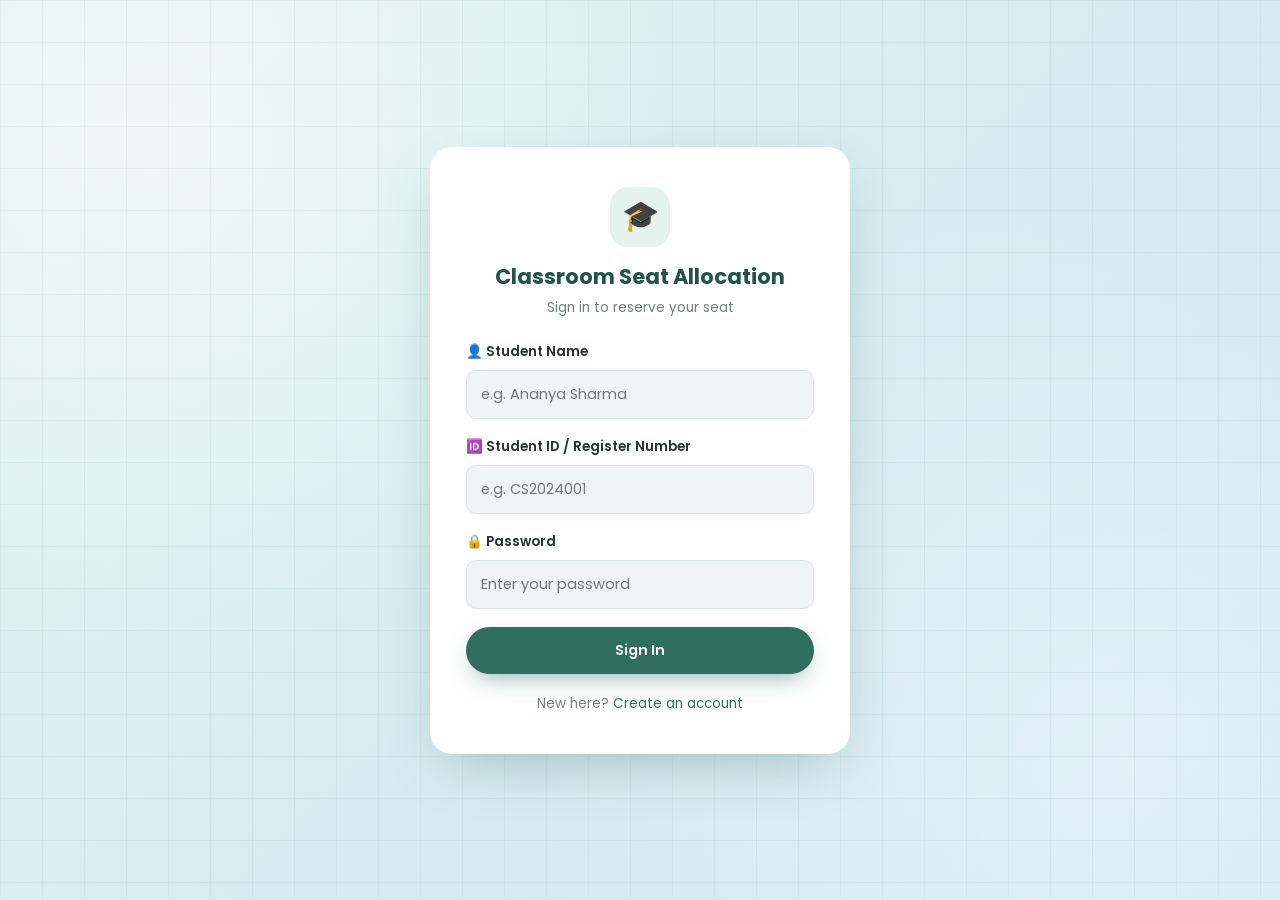
<file: frontend/index.html>
<!DOCTYPE html>
<html lang="en">
<head>
<meta charset="UTF-8">
<title>Classroom Seat Allocation System</title>
<script src="js/api.js"></script>
</head>
<body>
<script>
  // Simple entry point: send logged-in students to the dashboard, everyone else to login.
  window.location.href = session.get() ? 'dashboard.html' : 'login.html';
</script>
</body>
</html>
</file>
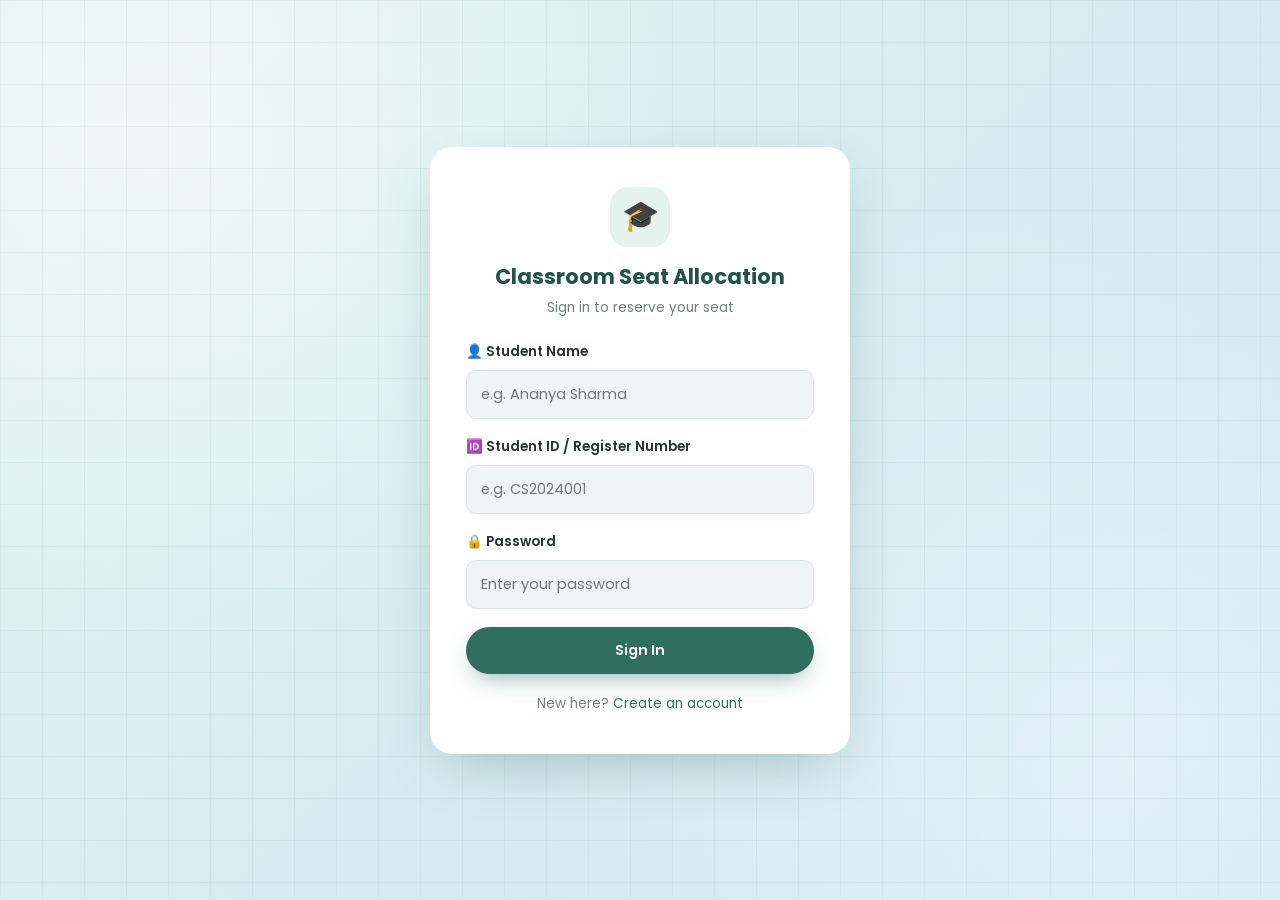
<file: frontend/confirmation.html>
<!DOCTYPE html>
<html lang="en">
<head>
<meta charset="UTF-8">
<meta name="viewport" content="width=device-width, initial-scale=1.0">
<title>Booking Confirmed · Classroom Seat Allocation System</title>
<link rel="stylesheet" href="css/style.css">
</head>
<body>

<div class="page-center">
  <div class="success-card">
    <div class="success-icon">✓</div>
    <h1>Successfully Booked Your Seat!</h1>
    <p class="sub">Your classroom seat has been reserved.</p>

    <div class="detail-list" id="detailList">
      <div class="detail-row"><span class="d-label">Student Name</span><span class="d-value" id="dName">—</span></div>
      <div class="detail-row"><span class="d-label">Student ID</span><span class="d-value" id="dId">—</span></div>
      <div class="detail-row"><span class="d-label">Classroom</span><span class="d-value" id="dClassroom">—</span></div>
      <div class="detail-row"><span class="d-label">Seat Number</span><span class="d-value" id="dSeat">—</span></div>
      <div class="detail-row"><span class="d-label">Booking Status</span><span class="d-value"><span class="status-pill" id="dStatus">Confirmed</span></span></div>
      <div class="detail-row"><span class="d-label">Booking Date</span><span class="d-value" id="dDate">—</span></div>
    </div>

    <div id="banner" class="banner"></div>

    <div class="success-actions">
      <button class="btn btn-secondary" onclick="viewBooking()">View Booking</button>
      <a href="dashboard.html" class="btn btn-primary" style="text-decoration:none;">Back to Dashboard</a>
      <button class="btn btn-outline" onclick="logout()">Logout</button>
    </div>
  </div>
</div>

<script src="js/api.js"></script>
<script src="js/confirmation.js"></script>
</body>
</html>
</file>
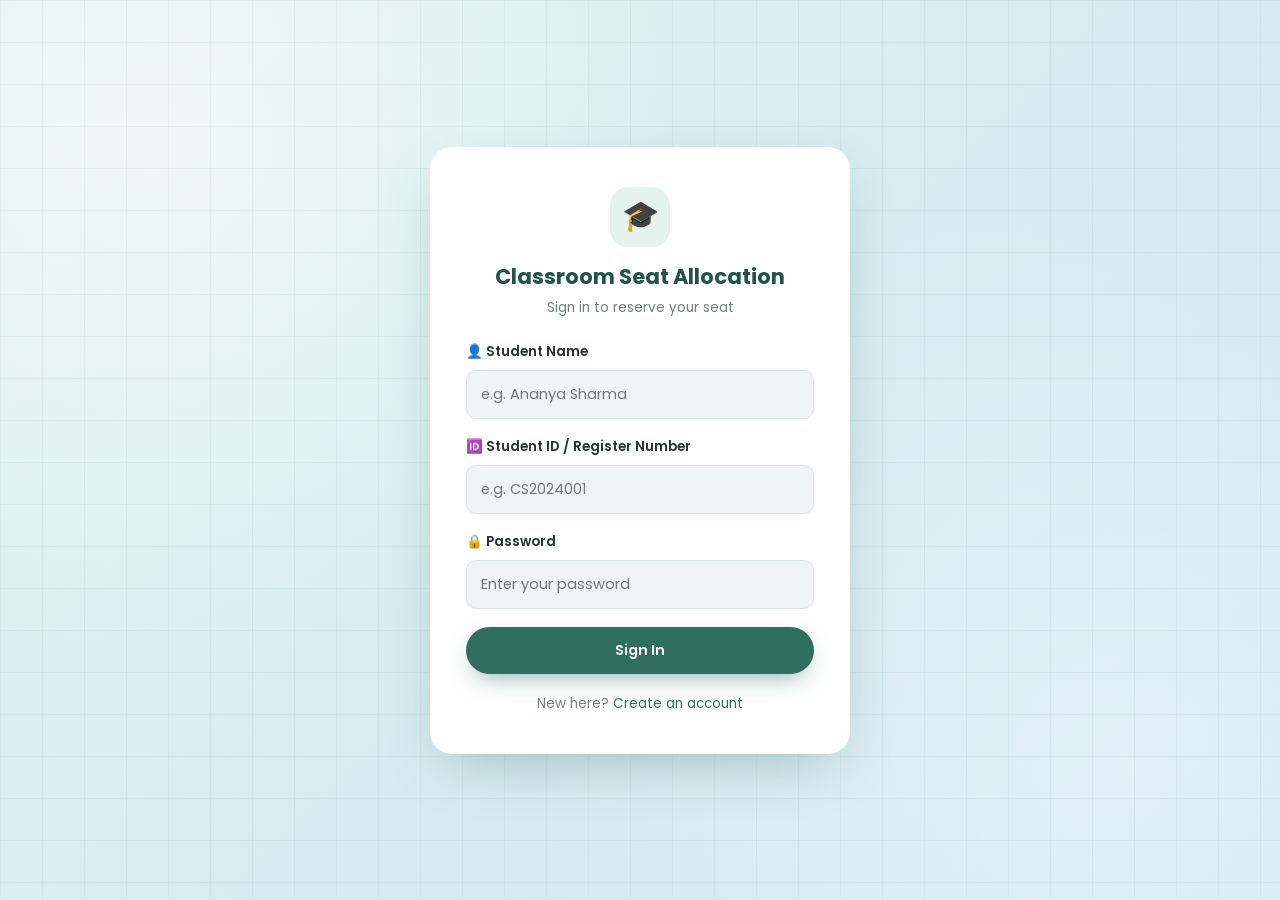
<file: frontend/dashboard.html>
<!DOCTYPE html>
<html lang="en">
<head>
<meta charset="UTF-8">
<meta name="viewport" content="width=device-width, initial-scale=1.0">
<title>Dashboard · Classroom Seat Allocation System</title>
<link rel="stylesheet" href="css/style.css">
</head>
<body>

<div class="app-shell">

  <div class="app-header">
    <div class="brand-row">
      <div class="brand-icon-sm">🎓</div>
      <div>
        <h2>Classroom Seat Allocation</h2>
        <div class="sub">Student Dashboard</div>
      </div>
    </div>
    <button class="logout-link" onclick="logout()">Logout</button>
  </div>

  <div class="welcome-card">
    <h3 id="welcomeName">Welcome back!</h3>
    <p id="welcomeId">Student ID: —</p>
  </div>

  <div id="bookedSection"></div>

  <div id="banner" class="banner"></div>

  <div class="section-title">🏫 Choose a Classroom</div>
  <div id="classroomList" class="classroom-list">
    <div class="loading-text">Loading classrooms...</div>
  </div>

</div>

<script src="js/api.js"></script>
<script src="js/dashboard.js"></script>
</body>
</html>
</file>
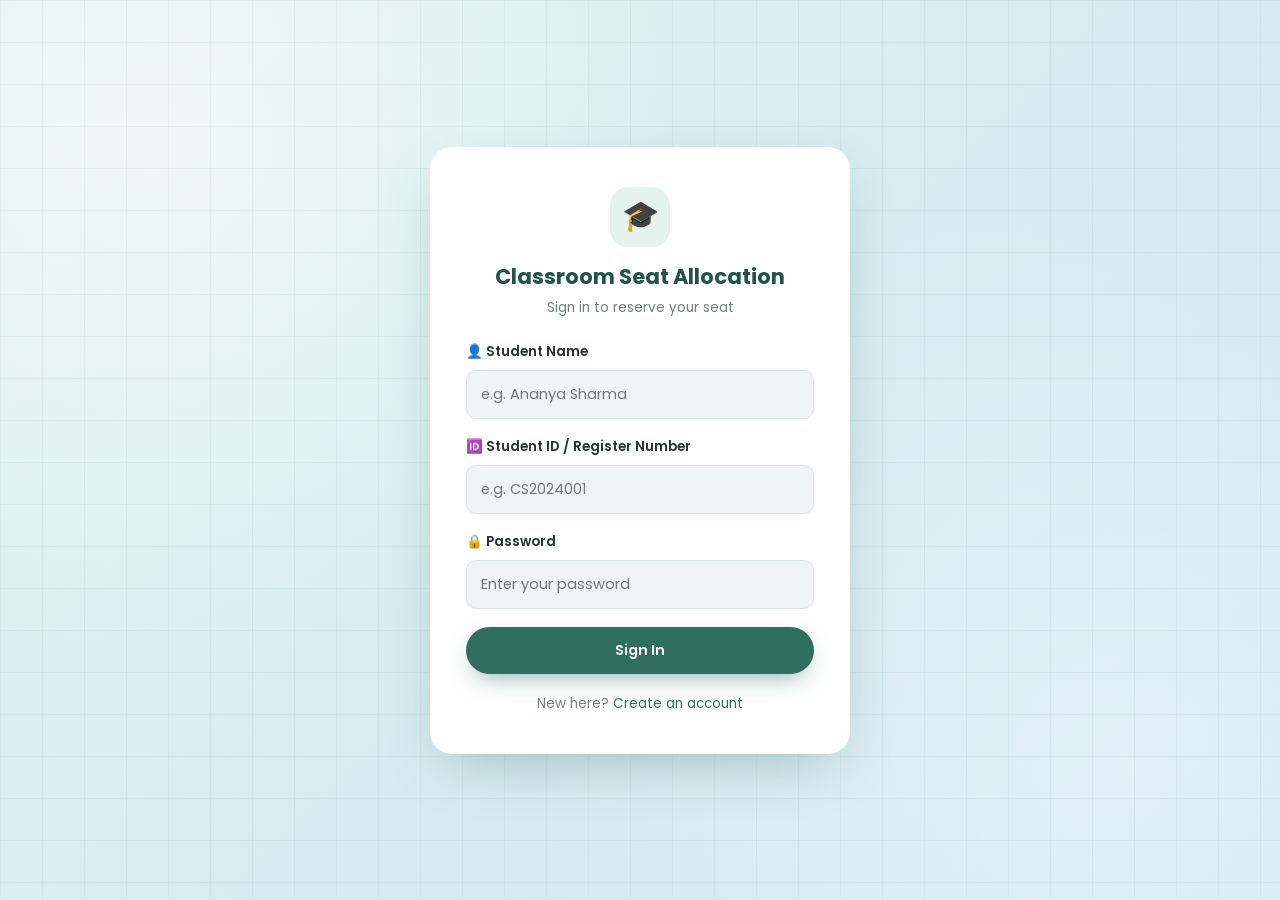
<file: frontend/login.html>
<!DOCTYPE html>
<html lang="en">
<head>
<meta charset="UTF-8">
<meta name="viewport" content="width=device-width, initial-scale=1.0">
<title>Sign In · Classroom Seat Allocation System</title>
<link rel="stylesheet" href="css/style.css">
</head>
<body>

<div class="page-center">
  <div class="auth-card">
    <div class="brand">
      <div class="brand-icon">🎓</div>
      <h1>Classroom Seat Allocation</h1>
      <p>Sign in to reserve your seat</p>
    </div>

    <div id="banner" class="banner"></div>

    <form id="loginForm" novalidate>
      <div class="field" id="field-name">
        <label>👤 Student Name</label>
        <input type="text" id="studentName" placeholder="e.g. Ananya Sharma" autocomplete="name">
        <div class="field-error">Please enter your name.</div>
      </div>

      <div class="field" id="field-id">
        <label>🆔 Student ID / Register Number</label>
        <input type="text" id="studentId" placeholder="e.g. CS2024001" autocomplete="username">
        <div class="field-error">Please enter your Student ID.</div>
      </div>

      <div class="field" id="field-password">
        <label>🔒 Password</label>
        <input type="password" id="password" placeholder="Enter your password" autocomplete="current-password">
        <div class="field-error">Please enter your password.</div>
      </div>

      <button type="submit" class="btn btn-primary" id="submitBtn">Sign In</button>
    </form>

    <div class="auth-footer">
      New here? <a href="register.html">Create an account</a>
    </div>
  </div>
</div>

<script src="js/api.js"></script>
<script src="js/login.js"></script>
</body>
</html>
</file>
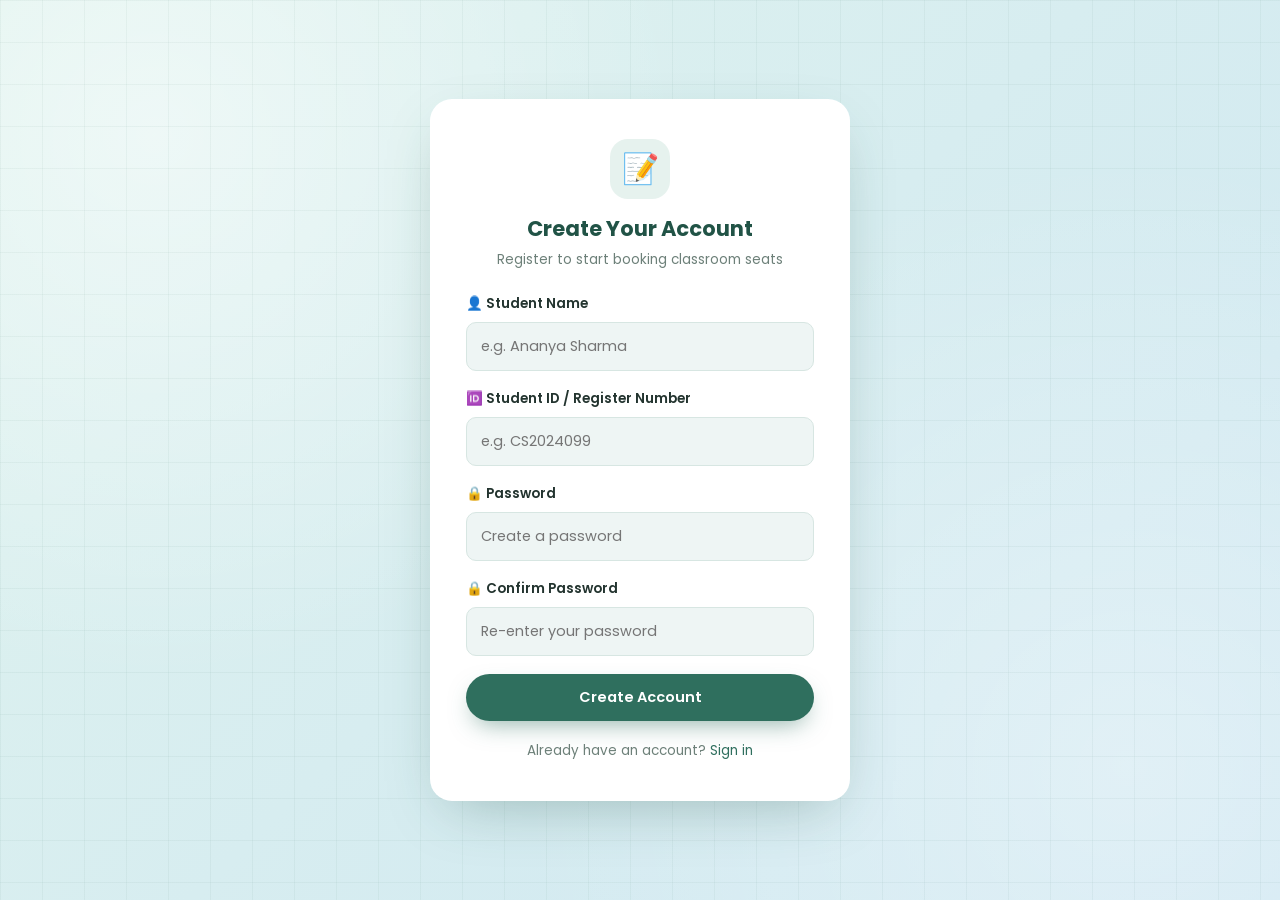
<file: frontend/register.html>
<!DOCTYPE html>
<html lang="en">
<head>
<meta charset="UTF-8">
<meta name="viewport" content="width=device-width, initial-scale=1.0">
<title>Create Account · Classroom Seat Allocation System</title>
<link rel="stylesheet" href="css/style.css">
</head>
<body>

<div class="page-center">
  <div class="auth-card">
    <div class="brand">
      <div class="brand-icon">📝</div>
      <h1>Create Your Account</h1>
      <p>Register to start booking classroom seats</p>
    </div>

    <div id="banner" class="banner"></div>

    <form id="registerForm" novalidate>
      <div class="field" id="field-name">
        <label>👤 Student Name</label>
        <input type="text" id="studentName" placeholder="e.g. Ananya Sharma" autocomplete="name">
        <div class="field-error">Please enter your name.</div>
      </div>

      <div class="field" id="field-id">
        <label>🆔 Student ID / Register Number</label>
        <input type="text" id="studentId" placeholder="e.g. CS2024099" autocomplete="username">
        <div class="field-error">Please enter your Student ID.</div>
      </div>

      <div class="field" id="field-password">
        <label>🔒 Password</label>
        <input type="password" id="password" placeholder="Create a password" autocomplete="new-password">
        <div class="field-error">Password must be at least 4 characters.</div>
      </div>

      <div class="field" id="field-confirm">
        <label>🔒 Confirm Password</label>
        <input type="password" id="confirmPassword" placeholder="Re-enter your password" autocomplete="new-password">
        <div class="field-error">Passwords do not match.</div>
      </div>

      <button type="submit" class="btn btn-primary" id="submitBtn">Create Account</button>
    </form>

    <div class="auth-footer">
      Already have an account? <a href="login.html">Sign in</a>
    </div>
  </div>
</div>

<script src="js/api.js"></script>
<script src="js/register.js"></script>
</body>
</html>
</file>
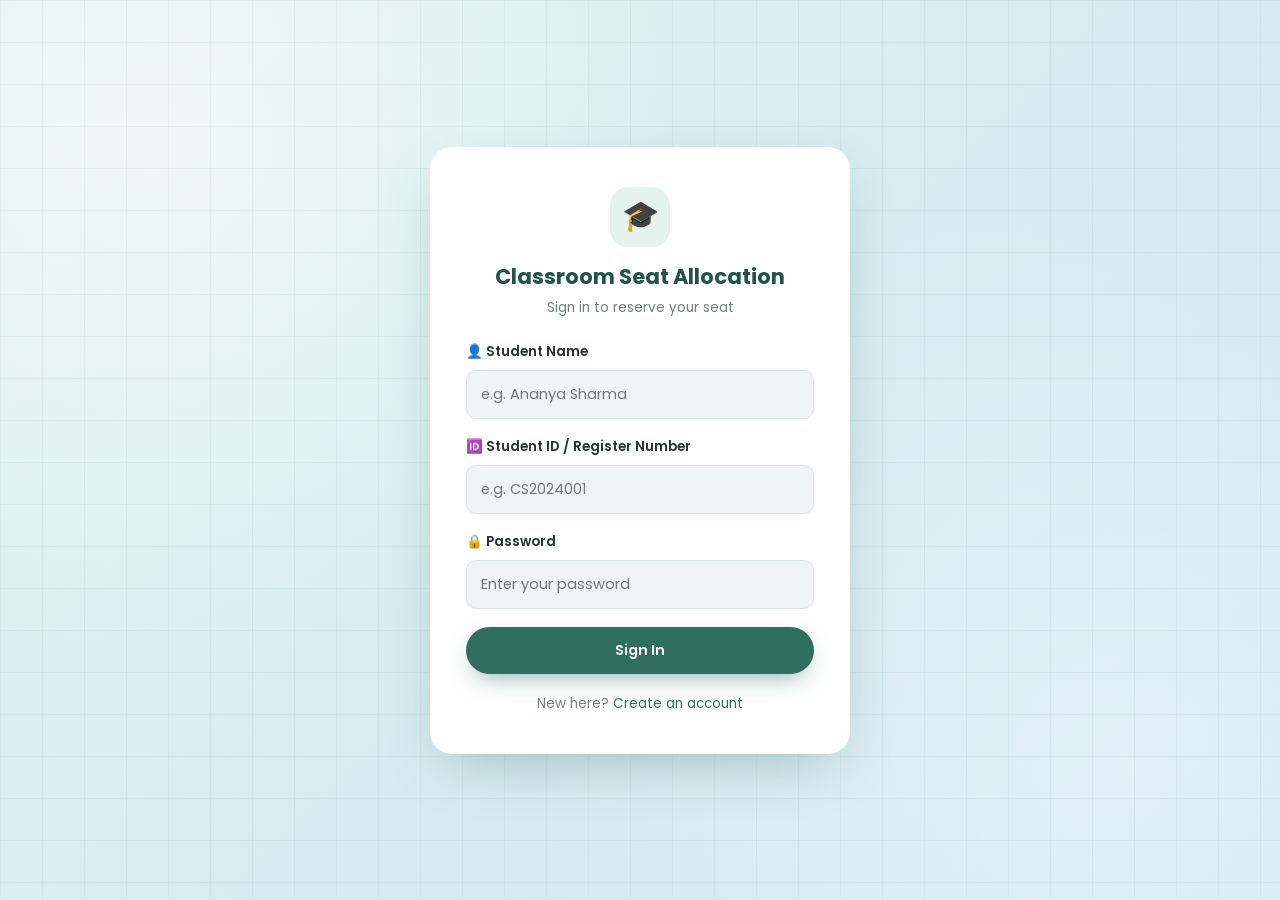
<file: frontend/seat-selection.html>
<!DOCTYPE html>
<html lang="en">
<head>
<meta charset="UTF-8">
<meta name="viewport" content="width=device-width, initial-scale=1.0">
<title>Select Your Seat · Classroom Seat Allocation System</title>
<link rel="stylesheet" href="css/style.css">
</head>
<body>

<div class="app-shell">

  <div class="app-header">
    <div class="brand-row">
      <div class="brand-icon-sm">🪑</div>
      <div>
        <h2 id="classroomTitle">Select Your Seat</h2>
        <div class="sub" id="classroomSub">Loading classroom...</div>
      </div>
    </div>
    <a href="dashboard.html" class="btn btn-outline" style="width:auto; padding:10px 18px;">← Back to Dashboard</a>
  </div>

  <div id="banner" class="banner"></div>

  <div class="seat-map-card">
    <div class="teacher-desk">🧑‍🏫 FRONT — TEACHER'S DESK</div>

    <div id="seatGrid" class="seat-grid">
      <div class="loading-text">Loading seats...</div>
    </div>

    <div class="legend">
      <span><i class="swatch" style="background:var(--seat-available)"></i> Available</span>
      <span><i class="swatch" style="background:var(--seat-occupied)"></i> Occupied</span>
      <span><i class="swatch" style="background:var(--seat-selected)"></i> Selected</span>
      <span><i class="swatch" style="background:var(--seat-disabled)"></i> Unavailable</span>
    </div>

    <div id="confirmPanel" class="confirm-panel">
      <div class="cp-seat" id="cpSeatText">You have selected Seat —</div>
      <div class="cp-sub">Confirm to book this seat, or pick a different one.</div>
      <div class="btn-row">
        <button class="btn btn-outline" onclick="changeSeat()">Change Seat</button>
        <button class="btn btn-primary" id="confirmBtn" onclick="confirmSeat()">Confirm Seat</button>
      </div>
    </div>
  </div>

</div>

<script src="js/api.js"></script>
<script src="js/seats.js"></script>
</body>
</html>
</file>
<file: frontend/css/style.css>
/* =========================================================
   Classroom Seat Allocation System — Design System
   Visual language: soft centered card, icon-labeled fields,
   pastel rounded inputs, calm academic teal palette.
   ========================================================= */

@import url('https://fonts.googleapis.com/css2?family=Poppins:wght@400;500;600;700&display=swap');

:root {
  --primary: #2f6f5e;
  --primary-dark: #215346;
  --primary-light: #e6f2ee;
  --accent: #e0a458;
  --bg-1: #dff3ee;
  --bg-2: #cfe7f2;
  --card-bg: #ffffff;
  --input-bg: #eef5f4;
  --input-border: #d7e6e2;
  --text-main: #23342f;
  --text-muted: #6d8079;
  --danger: #d64545;
  --danger-bg: #fdeaea;
  --success: #2f9e5f;
  --success-bg: #e8f8ee;
  --seat-available: #3fb87f;
  --seat-available-bg: #e5f8ee;
  --seat-occupied: #e15b5b;
  --seat-occupied-bg: #fdecec;
  --seat-selected: #2f6fed;
  --seat-selected-bg: #e8f0fe;
  --seat-disabled: #a9b3b0;
  --seat-disabled-bg: #eceeed;
  --radius-lg: 22px;
  --radius-md: 14px;
  --radius-sm: 10px;
  --shadow-card: 0 20px 60px -20px rgba(33, 83, 70, 0.35);
}

* { box-sizing: border-box; }

body {
  margin: 0;
  font-family: 'Poppins', 'Segoe UI', sans-serif;
  color: var(--text-main);
  background:
    radial-gradient(circle at 12% 15%, rgba(255,255,255,0.5), transparent 40%),
    radial-gradient(circle at 88% 85%, rgba(255,255,255,0.35), transparent 45%),
    linear-gradient(135deg, var(--bg-1) 0%, var(--bg-2) 100%);
  min-height: 100vh;
}

/* subtle "classroom grid" texture behind the page */
body::before {
  content: "";
  position: fixed;
  inset: 0;
  background-image:
    linear-gradient(rgba(47,111,94,0.05) 1px, transparent 1px),
    linear-gradient(90deg, rgba(47,111,94,0.05) 1px, transparent 1px);
  background-size: 42px 42px;
  pointer-events: none;
  z-index: 0;
}

a { color: var(--primary); text-decoration: none; }
a:hover { text-decoration: underline; }

/* ---------- Centered auth-style page ---------- */
.page-center {
  position: relative;
  z-index: 1;
  min-height: 100vh;
  display: flex;
  align-items: center;
  justify-content: center;
  padding: 32px 16px;
}

.auth-card {
  position: relative;
  background: var(--card-bg);
  border-radius: var(--radius-lg);
  box-shadow: var(--shadow-card);
  padding: 40px 36px;
  width: 100%;
  max-width: 420px;
}

.brand {
  text-align: center;
  margin-bottom: 24px;
}

.brand-icon {
  width: 60px;
  height: 60px;
  border-radius: 18px;
  background: var(--primary-light);
  display: flex;
  align-items: center;
  justify-content: center;
  font-size: 30px;
  margin: 0 auto 14px;
}

.brand h1 {
  font-size: 21px;
  font-weight: 700;
  margin: 0 0 6px;
  color: var(--primary-dark);
}

.brand p {
  font-size: 13.5px;
  color: var(--text-muted);
  margin: 0;
}

/* ---------- Form fields ---------- */
.field { margin-bottom: 18px; }

.field label {
  display: flex;
  align-items: center;
  gap: 7px;
  font-size: 13.5px;
  font-weight: 600;
  color: var(--text-main);
  margin-bottom: 8px;
}

.field input,
.field select {
  width: 100%;
  padding: 13px 14px;
  border-radius: var(--radius-sm);
  border: 1.5px solid var(--input-border);
  background: var(--input-bg);
  font-family: inherit;
  font-size: 14.5px;
  color: var(--text-main);
  outline: none;
  transition: border-color .15s, box-shadow .15s;
}

.field input:focus,
.field select:focus {
  border-color: var(--primary);
  box-shadow: 0 0 0 3px rgba(47,111,94,0.12);
  background: #fff;
}

.field-error {
  display: none;
  color: var(--danger);
  font-size: 12.5px;
  margin-top: 6px;
  font-weight: 500;
}

.field.has-error input { border-color: var(--danger); background: var(--danger-bg); }
.field.has-error .field-error { display: block; }

/* ---------- Buttons ---------- */
.btn {
  display: inline-flex;
  align-items: center;
  justify-content: center;
  gap: 8px;
  width: 100%;
  padding: 13px 18px;
  border-radius: 999px;
  border: none;
  font-family: inherit;
  font-size: 14.5px;
  font-weight: 600;
  cursor: pointer;
  transition: transform .12s, box-shadow .12s, background .15s;
}

.btn-primary {
  background: var(--primary);
  color: #fff;
  box-shadow: 0 10px 24px -8px rgba(47,111,94,0.55);
}
.btn-primary:hover { background: var(--primary-dark); transform: translateY(-1px); }
.btn-primary:disabled { opacity: .6; cursor: not-allowed; transform: none; }

.btn-secondary {
  background: var(--primary-light);
  color: var(--primary-dark);
}
.btn-secondary:hover { background: #d7ece5; transform: translateY(-1px); }

.btn-outline {
  background: transparent;
  color: var(--text-muted);
  border: 1.5px solid var(--input-border);
}
.btn-outline:hover { border-color: var(--primary); color: var(--primary-dark); }

.btn-danger {
  background: var(--danger-bg);
  color: var(--danger);
}
.btn-danger:hover { background: #fadbdb; }

.btn-row { display: flex; gap: 10px; }
.btn-row .btn { width: auto; flex: 1; }

.auth-footer {
  text-align: center;
  margin-top: 20px;
  font-size: 13.5px;
  color: var(--text-muted);
}

.banner {
  display: none;
  align-items: center;
  gap: 8px;
  padding: 11px 14px;
  border-radius: var(--radius-sm);
  font-size: 13px;
  font-weight: 500;
  margin-bottom: 18px;
}
.banner.show { display: flex; }
.banner-error { background: var(--danger-bg); color: var(--danger); }
.banner-success { background: var(--success-bg); color: var(--success); }

/* ---------- App shell (dashboard / seats) ---------- */
.app-shell {
  position: relative;
  z-index: 1;
  max-width: 1000px;
  margin: 0 auto;
  padding: 28px 20px 60px;
}

.app-header {
  display: flex;
  align-items: center;
  justify-content: space-between;
  margin-bottom: 26px;
  flex-wrap: wrap;
  gap: 14px;
}

.app-header .brand-row {
  display: flex;
  align-items: center;
  gap: 12px;
}

.app-header .brand-icon-sm {
  width: 42px;
  height: 42px;
  border-radius: 13px;
  background: var(--primary-light);
  display: flex;
  align-items: center;
  justify-content: center;
  font-size: 21px;
}

.app-header h2 { margin: 0; font-size: 17px; color: var(--primary-dark); }
.app-header .sub { font-size: 12.5px; color: var(--text-muted); margin-top: 2px; }

.logout-link {
  font-size: 13.5px;
  font-weight: 600;
  color: var(--danger);
  cursor: pointer;
  background: var(--danger-bg);
  padding: 9px 16px;
  border-radius: 999px;
  border: none;
}
.logout-link:hover { background: #fadbdb; }

/* ---------- Welcome card ---------- */
.welcome-card {
  background: linear-gradient(120deg, var(--primary) 0%, var(--primary-dark) 100%);
  color: #fff;
  border-radius: var(--radius-lg);
  padding: 26px 28px;
  margin-bottom: 20px;
  box-shadow: var(--shadow-card);
}
.welcome-card h3 { margin: 0 0 4px; font-size: 20px; }
.welcome-card p { margin: 0; opacity: .85; font-size: 13.5px; }

/* ---------- Stat / info cards ---------- */
.stat-grid {
  display: grid;
  grid-template-columns: repeat(auto-fit, minmax(130px, 1fr));
  gap: 14px;
  margin-bottom: 22px;
}

.stat-card {
  background: var(--card-bg);
  border-radius: var(--radius-md);
  padding: 18px 16px;
  box-shadow: 0 8px 24px -14px rgba(33,83,70,0.25);
  text-align: center;
}
.stat-card .stat-icon { font-size: 22px; margin-bottom: 6px; }
.stat-card .stat-value { font-size: 21px; font-weight: 700; color: var(--primary-dark); }
.stat-card .stat-label { font-size: 12px; color: var(--text-muted); margin-top: 2px; }

/* ---------- Classroom cards ---------- */
.section-title {
  font-size: 15px;
  font-weight: 700;
  color: var(--primary-dark);
  margin: 26px 0 14px;
  display: flex;
  align-items: center;
  gap: 8px;
}

.classroom-list { display: grid; gap: 14px; }

.classroom-card {
  background: var(--card-bg);
  border-radius: var(--radius-md);
  padding: 18px 20px;
  box-shadow: 0 8px 24px -14px rgba(33,83,70,0.25);
  display: flex;
  align-items: center;
  justify-content: space-between;
  gap: 16px;
  flex-wrap: wrap;
}

.classroom-card .cc-info h4 { margin: 0 0 6px; font-size: 15.5px; }
.classroom-card .cc-info .cc-meta { font-size: 12.5px; color: var(--text-muted); display: flex; gap: 14px; flex-wrap: wrap; }
.classroom-card .cc-meta span { display: inline-flex; align-items: center; gap: 5px; }
.dot-available { color: var(--seat-available); }
.dot-occupied { color: var(--seat-occupied); }

.classroom-card .btn { width: auto; padding: 11px 20px; }

/* ---------- Booked-seat card ---------- */
.booked-card {
  background: var(--success-bg);
  border: 1.5px solid #bfe8cf;
  border-radius: var(--radius-md);
  padding: 18px 20px;
  display: flex;
  align-items: center;
  justify-content: space-between;
  gap: 16px;
  flex-wrap: wrap;
  margin-bottom: 10px;
}
.booked-card .bc-left { display: flex; align-items: center; gap: 12px; }
.booked-card .bc-icon { font-size: 26px; }
.booked-card h4 { margin: 0 0 4px; font-size: 15px; color: var(--success); }
.booked-card p { margin: 0; font-size: 12.5px; color: var(--text-muted); }

/* ---------- Seat map ---------- */
.teacher-desk {
  text-align: center;
  background: var(--primary-light);
  color: var(--primary-dark);
  font-weight: 600;
  font-size: 13px;
  padding: 12px;
  border-radius: var(--radius-sm);
  margin: 6px auto 26px;
  max-width: 460px;
  letter-spacing: .04em;
}

.seat-map-card {
  background: var(--card-bg);
  border-radius: var(--radius-lg);
  padding: 26px 22px;
  box-shadow: var(--shadow-card);
}

.seat-grid {
  display: grid;
  gap: 10px;
  justify-content: center;
  margin: 0 auto;
}

.seat-row { display: flex; gap: 10px; align-items: center; justify-content: center; }

.seat-row-label {
  width: 20px;
  text-align: center;
  font-size: 12px;
  font-weight: 700;
  color: var(--text-muted);
}

.seat {
  width: 46px;
  height: 46px;
  border-radius: 12px;
  display: flex;
  align-items: center;
  justify-content: center;
  font-size: 11.5px;
  font-weight: 700;
  cursor: pointer;
  border: none;
  transition: transform .12s, box-shadow .12s;
  color: #fff;
}
.seat:hover:not(.seat-occupied):not(.seat-disabled) { transform: translateY(-2px) scale(1.04); }

.seat-available { background: var(--seat-available); box-shadow: 0 6px 14px -6px rgba(63,184,127,.6); }
.seat-occupied { background: var(--seat-occupied); cursor: not-allowed; opacity: .85; }
.seat-disabled { background: var(--seat-disabled); cursor: not-allowed; opacity: .7; }
.seat-selected { background: var(--seat-selected); box-shadow: 0 6px 18px -6px rgba(47,111,237,.7); transform: scale(1.06); }

.legend {
  display: flex;
  gap: 18px;
  flex-wrap: wrap;
  justify-content: center;
  margin-top: 24px;
  font-size: 12.5px;
  color: var(--text-muted);
}
.legend span { display: inline-flex; align-items: center; gap: 6px; }
.legend .swatch { width: 14px; height: 14px; border-radius: 4px; display: inline-block; }

/* ---------- Confirmation slide-up panel ---------- */
.confirm-panel {
  display: none;
  background: var(--primary-light);
  border-radius: var(--radius-md);
  padding: 20px 22px;
  margin-top: 24px;
  text-align: center;
}
.confirm-panel.show { display: block; }
.confirm-panel .cp-seat { font-size: 17px; font-weight: 700; color: var(--primary-dark); margin-bottom: 4px; }
.confirm-panel .cp-sub { font-size: 12.5px; color: var(--text-muted); margin-bottom: 16px; }

/* ---------- Success page ---------- */
.success-card {
  background: var(--card-bg);
  border-radius: var(--radius-lg);
  box-shadow: var(--shadow-card);
  padding: 40px 34px;
  max-width: 440px;
  width: 100%;
  text-align: center;
}
.success-icon {
  width: 76px;
  height: 76px;
  border-radius: 50%;
  background: var(--success-bg);
  color: var(--success);
  font-size: 38px;
  display: flex;
  align-items: center;
  justify-content: center;
  margin: 0 auto 18px;
}
.success-card h1 { font-size: 19px; margin: 0 0 6px; color: var(--text-main); }
.success-card > p.sub { font-size: 13px; color: var(--text-muted); margin: 0 0 22px; }

.detail-list {
  text-align: left;
  background: var(--input-bg);
  border-radius: var(--radius-md);
  padding: 16px 18px;
  margin-bottom: 24px;
}
.detail-row {
  display: flex;
  justify-content: space-between;
  padding: 8px 0;
  font-size: 13.5px;
  border-bottom: 1px solid rgba(0,0,0,0.05);
}
.detail-row:last-child { border-bottom: none; }
.detail-row .d-label { color: var(--text-muted); }
.detail-row .d-value { font-weight: 600; color: var(--text-main); }
.status-pill {
  background: var(--success-bg);
  color: var(--success);
  padding: 3px 10px;
  border-radius: 999px;
  font-size: 12px;
  font-weight: 700;
}

.success-actions { display: flex; flex-direction: column; gap: 10px; }

/* ---------- Loading / empty states ---------- */
.loading-text, .empty-text {
  text-align: center;
  color: var(--text-muted);
  font-size: 13.5px;
  padding: 20px;
}

@media (max-width: 480px) {
  .auth-card { padding: 30px 22px; }
  .seat { width: 38px; height: 38px; font-size: 10px; }
  .seat-row { gap: 7px; }
  .seat-grid { gap: 7px; }
}
</file>
